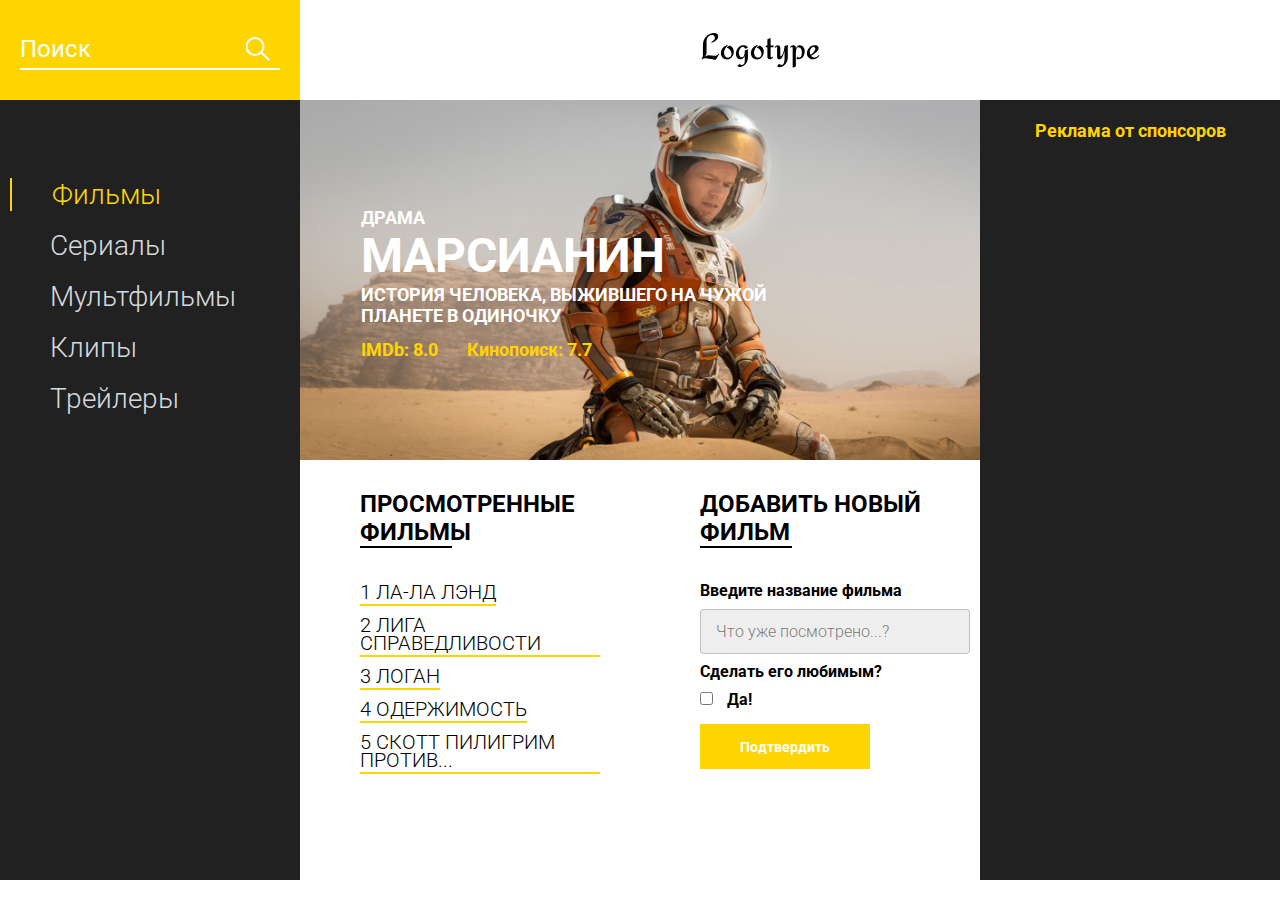
<file: movie_advisor/index.html>
<!DOCTYPE html>
<html lang="en">
<head>
    <meta charset="UTF-8">
    <meta name="viewport" content="width=device-width, initial-scale=1.0">
    <title>Movie DB</title>
    <link href="https://fonts.googleapis.com/css?family=Roboto:300,400,700&display=swap&subset=cyrillic-ext" rel="stylesheet">
    <link rel="stylesheet" href="css/style.min.css">
</head>
<body>
    <header class="header">
        <div class="header__search">
            <form action="#">
                <input type="text" placeholder="Поиск">
            </form>
        </div>
        <div class="header__logo">
            <img src="icons/Logotype.svg" alt="logo">
        </div>
    </header>
    <main class="promo">
        <div class="promo__menu">
            <nav class="promo__menu-list">
                <ul>
                    <li><a class="promo__menu-item promo__menu-item_active" href="#">Фильмы</a></li>
                    <li><a class="promo__menu-item" href="#">Сериалы</a></li>
                    <li><a class="promo__menu-item" href="#">Мультфильмы</a></li>
                    <li><a class="promo__menu-item" href="#">Клипы</a></li>
                    <li><a class="promo__menu-item" href="#">Трейлеры</a></li>
                </ul>
            </nav>
        </div>
        <div class="promo__content">
            <div class="promo__bg">
                <div class="promo__genre">КОМЕДИЯ</div>
                <div class="promo__title">МАРСИАНИН</div>
                <div class="promo__descr">ИСТОРИЯ ЧЕЛОВЕКА, ВЫЖИВШЕГО НА ЧУЖОЙ ПЛАНЕТЕ В ОДИНОЧКУ</div>
                <div class="promo__ratings">
                    <span>IMDb: 8.0</span>
                    <span>Кинопоиск: 7.7</span>
                </div>
            </div>
            <div class="promo__interactive">
                <div>
                    <div class="promo__interactive-title">ПРОСМОТРЕННЫЕ ФИЛЬМЫ</div>
                    <ul class="promo__interactive-list">
                        <li class="promo__interactive-item">ЛОГАН
                            <div class="delete"></div>
                        </li>
                        <li class="promo__interactive-item">ЛИГА СПРАВЕДЛИВОСТИ
                            <div class="delete"></div>
                        </li>
                        <li class="promo__interactive-item">ЛА-ЛА ЛЭНД
                            <div class="delete"></div>
                        </li>
                        <li class="promo__interactive-item">ОДЕРЖИМОСТЬ
                            <div class="delete"></div>
                        </li>
                        <li class="promo__interactive-item">СКОТТ ПИЛИГРИМ ПРОТИВ...
                            <div class="delete"></div>
                        </li>
                    </ul>
                </div>
                <div>
                    <form class="add">
                        <div class="promo__interactive-title">ДОБАВИТЬ НОВЫЙ ФИЛЬМ</div>
                        <span>Введите название фильма</span>
                        <input class="adding__input" type="text" placeholder="Что уже посмотрено...?">
                        <span>Сделать его любимым?</span>
                        <input type="checkbox">
                        <span class="yes">Да!</span>
                        <button>Подтвердить</button>
                    </form>
                </div>
            </div>
        </div>
        <div class="promo__adv">
            <div class="promo__adv-title">Реклама от спонсоров</div>
            <img src="img/content_1.jpg" alt="some picture">
            <img src="img/content_2.jpg" alt="some picture">
            <img src="img/content_3.png" alt="some picture">
        </div>
    </main>

    <script src="js/script.js"></script>
</body>
</html>
</file>
<file: movie_advisor/css/style.min.css>
*{-webkit-box-sizing:border-box;box-sizing:border-box;margin:0;padding:0;font-family:'Roboto', sans-serif}.header{display:-webkit-box;display:-ms-flexbox;display:flex;height:100px}.header__search{display:-webkit-box;display:-ms-flexbox;display:flex;-webkit-box-pack:center;-ms-flex-pack:center;justify-content:center;-webkit-box-align:center;-ms-flex-align:center;align-items:center;height:100%;width:300px;background:#FFD500}.header__search form{position:relative;width:260px;height:30px}.header__search form input{width:100%;border:none;border-bottom:2px solid #fff;background-color:transparent;color:#fff;font-size:24px;line-height:28px;padding-bottom:5px;outline:none}.header__search form input::-webkit-input-placeholder{color:#fff}.header__search form input:-ms-input-placeholder{color:#fff}.header__search form input::-ms-input-placeholder{color:#fff}.header__search form input::placeholder{color:#fff}.header__search form:after{content:'';display:block;position:absolute;top:2px;right:10px;background:url("../icons/search.svg") center center/cover no-repeat;width:24px;height:24px}.header__logo{display:-webkit-box;display:-ms-flexbox;display:flex;-webkit-box-pack:center;-ms-flex-pack:center;justify-content:center;-webkit-box-align:center;-ms-flex-align:center;align-items:center;height:100%;width:calc(100% - 360px)}.promo{height:780px;display:-webkit-box;display:-ms-flexbox;display:flex}.promo__menu{width:300px;height:100%;background:#212121;padding:60px 0 0 10px}.promo__menu-item{display:block;font-size:28px;line-height:33px;color:#D6D9DC;text-decoration:none;font-weight:300;padding-left:40px;margin-top:18px}.promo__menu-item:hover{color:#FFD500}.promo__menu-item_active{border-left:2px solid  #FFD500;color:#FFD500}.promo__content{width:calc(100% - 600px)}.promo__bg{height:360px;background:url("../img/mars.webp") center center/cover no-repeat;background-position:top;padding:107px 0 0 61px}.promo__genre{font-weight:bold;font-size:18px;line-height:21px;color:#FFFFFF;text-transform:uppercase}.promo__title{font-weight:bold;font-size:48px;line-height:56px;color:#FFFFFF;text-transform:uppercase}.promo__descr{width:481px;font-weight:bold;font-size:18px;line-height:21px;color:#FFFFFF;text-transform:uppercase}.promo__ratings{margin-top:13px}.promo__ratings span{font-weight:bold;font-size:18px;line-height:21px;color:#FFD500;margin-right:25px}.promo__interactive{display:-webkit-box;display:-ms-flexbox;display:flex}.promo__interactive>div{width:50%;padding:30px 0 0 60px}.promo__interactive-title{display:inline-block;font-weight:bold;font-size:24px;line-height:28px;color:#000000}.promo__interactive-title:after{content:'';display:block;width:33%;height:2px;background-color:#000}.promo__interactive-list{list-style-type:none;margin-top:35px;display:-webkit-box;display:-ms-flexbox;display:flex;-webkit-box-orient:vertical;-webkit-box-direction:normal;-ms-flex-direction:column;flex-direction:column;-webkit-box-align:start;-ms-flex-align:start;align-items:flex-start}.promo__interactive-item{display:inline-block;position:relative;font-weight:300;font-size:20px;line-height:18px;color:#000000;margin-bottom:15px;padding-right:40px;text-transform:uppercase}.promo__interactive-item span{display:block;position:absolute;left:-30px;top:50%;-webkit-transform:translateY(-50%);transform:translateY(-50%);width:20px;height:20px;background:url("../icons/Star.svg") center center/cover no-repeat}.promo__interactive-item:before{content:'';position:absolute;bottom:-5px;display:block;width:calc(100% - 40px);height:2px;background-color:#FFD500}.promo__interactive-item:hover .delete{content:'';display:block;position:absolute;right:0px;top:50%;-webkit-transform:translateY(-50%);transform:translateY(-50%);width:20px;height:20px;background:url("../icons/trash.png") center center/cover no-repeat;cursor:pointer}.promo__interactive .add .promo__interactive-title{margin-bottom:25px}.promo__interactive .add span{display:block;margin:10px 0;font-weight:bold;font-size:16px;line-height:16px;color:#000000}.promo__interactive .add .yes{display:inline;margin-left:10px}.promo__interactive .add input[type="text"]{width:270px;height:45px;line-height:50px;font-size:16px;background:rgba(196,196,196,0.29);border:1px solid rgba(0,0,0,0.19);padding:0 15px;outline:none;border-radius:4px}.promo__interactive .add input[type="text"]::-webkit-input-placeholder{font-weight:300;font-size:16px;color:rgba(0,0,0,0.53)}.promo__interactive .add input[type="text"]:-ms-input-placeholder{font-weight:300;font-size:16px;color:rgba(0,0,0,0.53)}.promo__interactive .add input[type="text"]::-ms-input-placeholder{font-weight:300;font-size:16px;color:rgba(0,0,0,0.53)}.promo__interactive .add input[type="text"]::placeholder{font-weight:300;font-size:16px;color:rgba(0,0,0,0.53)}.promo__interactive .add button{display:block;margin-top:15px;width:170px;height:45px;background:#FFD500;font-weight:bold;font-size:14px;line-height:14px;color:#FFFFFF;border:none;outline:none;cursor:pointer}.promo__interactive .add button:active{-webkit-transform:scale(0.95);transform:scale(0.95)}.promo__adv{background:#212121;width:300px;height:100%}.promo__adv-title{font-weight:bold;font-size:18px;line-height:21px;color:#FFD500;margin:20px 0;text-align:center}.promo__adv img{width:100%;margin-bottom:10px}
/*# sourceMappingURL=style.min.css.map */
</file>
